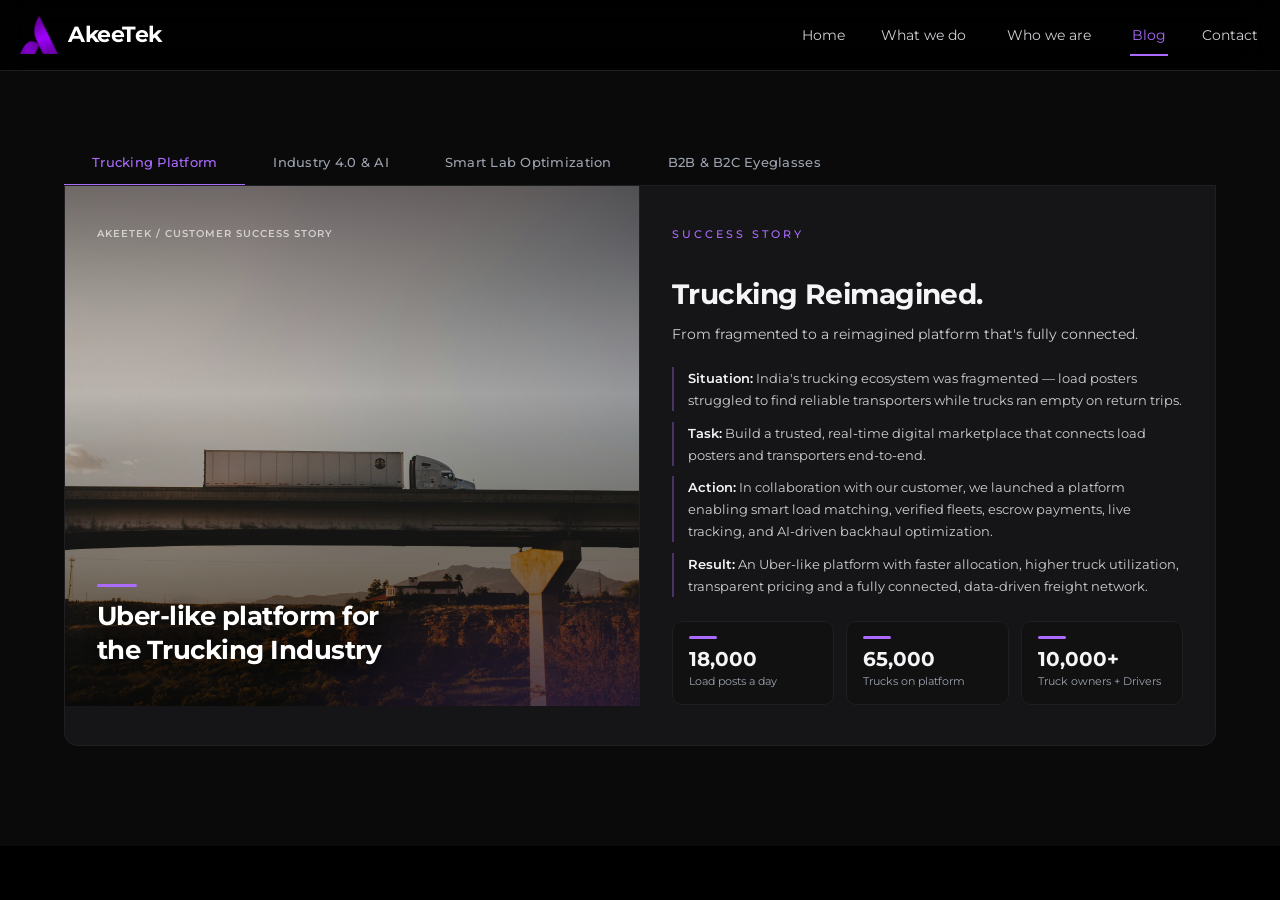
<file: Blog.html>
<!DOCTYPE html>
<html lang="en">

<head>
    <meta charset="UTF-8" />
    <meta name="viewport" content="width=device-width, initial-scale=1.0" />
    <title>AkeeTek | Success Stories</title>
      <link rel="icon" type="image/png" href="Images/Logo-May2-2026.png">
  <link rel="apple-touch-icon" href="Images/Logo-May2-2026.png">

    <link rel="preconnect" href="https://fonts.googleapis.com">
    <link rel="preconnect" href="https://fonts.gstatic.com" crossorigin>
    <link href="https://fonts.googleapis.com/css2?family=Montserrat:wght@400;500;600;700&display=swap" rel="stylesheet">
    <link rel="stylesheet" href="CSS/stylesheet.css">

    <style>
        :root {
            --bg: #000;
            --bg-2: #0a0a0a;
            --bg-3: #111;
            --surface: #151517;
            --border: #1f1f22;
            --muted: #9ca3af;
            --text: #f5f5f7;
            --text-dim: #cfcfd3;
            --accent: #ac6bff;
            --accent-2: #7c3aed;
            --shadow: 0 10px 40px rgba(172, 107, 255, 0.12);
            --t: 0.35s cubic-bezier(0.2, 0.7, 0.2, 1);
            --radius: 14px;
            --container: 1240px;
        }

        *,
        *::before,
        *::after {
            box-sizing: border-box;
            margin: 0;
            padding: 0;
        }

        body {
            background: var(--bg);
            color: var(--text);
            font-family: "Montserrat", sans-serif;
            font-weight: 400;
            line-height: 1.6;
        }

        .story-detail.section {
            padding: 100px 5%;
            background: var(--bg-2);
        }

        .section-title {
            font-size: clamp(26px, 4vw, 46px);
            font-weight: 700;
            letter-spacing: -0.02em;
            text-align: center;
            margin-bottom: 14px;
        }

        .section-title::after {
            content: "";
            display: block;
            width: 64px;
            height: 3px;
            margin: 16px auto 0;
            background: linear-gradient(90deg, var(--accent), transparent);
            border-radius: 2px;
        }

        /* ── Tabs ── */
        .ss-tabs {
            max-width: var(--container);
            margin: 40px auto 0;
            display: flex;
            border-bottom: 1px solid var(--border);
            overflow-x: auto;
            scrollbar-width: none;
        }

        .ss-tabs::-webkit-scrollbar {
            display: none;
        }

        .tab-btn {
            background: none;
            border: none;
            border-bottom: 2px solid transparent;
            padding: 14px 28px;
            font-size: 13px;
            font-weight: 500;
            font-family: "Montserrat", sans-serif;
            color: var(--muted);
            cursor: pointer;
            white-space: nowrap;
            letter-spacing: 0.02em;
            transition: color var(--t), border-color var(--t);
            margin-bottom: -1px;
        }

        .tab-btn:hover:not(.active) {
            color: var(--text);
        }

        .tab-btn.active {
            color: var(--accent);
            border-bottom-color: var(--accent);
        }

        /* ── Card ── */
        .story-detail-card {
            display: none;
            max-width: var(--container);
            margin: 0 auto;
            grid-template-columns: 1fr 1fr;
            border: 1px solid var(--border);
            border-top: none;
            border-radius: 0 0 var(--radius) var(--radius);
            overflow: hidden;
            background: var(--surface);
            transition: box-shadow var(--t);
        }

        .story-detail-card.active {
            display: grid;
        }

        .story-detail-card:hover {
            box-shadow: var(--shadow);
        }

        /* ── LEFT: Image Panel ── */
        .sd-image {
            position: relative;
            padding: 2.5rem 2rem;
            display: flex;
            flex-direction: column;
            justify-content: space-between;
            min-height: 420px;
            border-right: 1px solid var(--border);
            overflow: hidden;
            background-size: cover;
            background-position: center;
            background-repeat: no-repeat;
            background-color: #0d0d0d;
        }

        /* dark overlay — text always readable */
        .sd-image::before {
            content: "";
            position: absolute;
            inset: 0;
            background: linear-gradient(to bottom,
                    rgba(0, 0, 0, 0.55) 0%,
                    rgba(0, 0, 0, 0.20) 40%,
                    rgba(0, 0, 0, 0.75) 100%);
            z-index: 0;
            pointer-events: none;
        }

        /* purple glow */
        .sd-image::after {
            content: "";
            position: absolute;
            inset: 0;
            background: radial-gradient(500px 300px at 90% 110%, rgba(172, 107, 255, 0.22), transparent 65%);
            z-index: 0;
            pointer-events: none;
        }

        /* ━━━━━━━━━━━━━━━━━━━━━━━━━━━━━━━━━━━━━━━━━━━━
       BACKGROUND IMAGES — one class per story
       These must be defined OUTSIDE any @media block
    ━━━━━━━━━━━━━━━━━━━━━━━━━━━━━━━━━━━━━━━━━━━━ */
        /* ===== COMMON IMAGE STYLE ===== */

        .sd-image {
            height: 520px;
            background-size: cover;
            background-repeat: no-repeat;
            background-position: center;
        }

        /* ===== INDIVIDUAL STORY IMAGES ===== */

        .story1 {
            background-image: url("Images/004-Case Studies/Trucks.jpg");
            background-position: 50% 50%;
        }

        .story2 {
            background-image: url("Images/004-Case Studies/Industry\ 4.0.jpeg");
            background-position: 100% 25%;
        }

        .story3 {
            background-image: url("Images/004-Case Studies//Biotech.jpeg");
            background-position: 50% 50%;
        }

        .story4 {
            background-image: url("Images/004-Case Studies/Eyeglasses.jpeg");
            background-position: 50% 65%;
        }
html {
    scroll-behavior: smooth;
}
        /* ===== PREVENT LAYOUT SHIFT ===== */

        .story-detail-card {
         scroll-margin-top: 120px;
            min-height: 520px;
        }

        .sd-label {
            font-size: 10px;
            color: rgba(255, 255, 255, 0.65);
            letter-spacing: 0.1em;
            text-transform: uppercase;
            font-weight: 600;
            position: relative;
            z-index: 1;
        }

        .sd-img-bottom {
            position: relative;
            z-index: 1;
        }

        .sd-accent-bar {
            width: 40px;
            height: 3px;
            border-radius: 2px;
            margin-bottom: 0.75rem;
            background: var(--accent);
        }

        .sd-img-headline {
            /* font-size: clamp(20px, 2vw, 26px); */
            font-weight: 700;
            color: #fff;
            line-height: 1.3;
            letter-spacing: -0.02em;
            text-shadow: 0 2px 14px rgba(0, 0, 0, 0.7);
        }

        /* ── RIGHT: Content Panel ── */
        .sd-content {
            padding: 2.5rem 2rem;
            display: flex;
            flex-direction: column;
            gap: 1.25rem;
        }

        .eyebrow {
            display: inline-block;
            font-size: 11px;
            letter-spacing: 3px;
            text-transform: uppercase;
            color: var(--accent);
            font-weight: 500;
        }

        .sd-title {
            font-size: clamp(22px, 2.2vw, 28px);
            font-weight: 700;
            color: var(--text);
            line-height: 1.2;
            letter-spacing: -0.02em;
        }

        .sd-subtitle {
            font-size: 14px;
            color: var(--text-dim);
            line-height: 1.7;
            margin-top: -0.5rem;
        }

        .sd-blocks {
            display: flex;
            flex-direction: column;
            gap: 0.65rem;
        }

        .sd-block {
            font-size: 13px;
            color: var(--text-dim);
            line-height: 1.7;
            padding-left: 0.9rem;
            border-left: 2px solid rgba(172, 107, 255, 0.35);
            transition: border-color var(--t);
        }

        .sd-block:hover {
            border-left-color: var(--accent);
        }

        .sd-block strong {
            color: var(--text);
            font-weight: 600;
        }

        .sd-stats {
            display: grid;
            grid-template-columns: repeat(3, 1fr);
            gap: 0.75rem;
            margin-top: 0.25rem;
        }

        .sd-stat {
            background: var(--bg-3);
            border: 1px solid var(--border);
            border-radius: 10px;
            padding: 0.9rem 1rem;
            transition: border-color var(--t), box-shadow var(--t);
        }

        .sd-stat:hover {
            border-color: rgba(172, 107, 255, 0.4);
            box-shadow: var(--shadow);
        }

        .sd-stat h2 {
            font-size: 20px;
            font-weight: 700;
            color: var(--text);
            line-height: 1.1;
            position: relative;
            padding-top: 12px;
        }

        .sd-stat h2::before {
            content: "";
            position: absolute;
            top: 0;
            left: 0;
            width: 28px;
            height: 3px;
            background: var(--accent);
            border-radius: 2px;
        }

        .sd-stat p {
            font-size: 11px;
            color: var(--muted);
            margin-top: 4px;
            line-height: 1.4;
        }

        /* ── Responsive ── */
        @media (max-width: 860px) {
            .story-detail-card.active {
                grid-template-columns: 1fr;
            }

            .sd-image {
                min-height: 280px;
                border-right: none;
                border-bottom: 1px solid var(--border);
            }

            /* .sd-stats {
                grid-template-columns: 1fr 1fr;
            } */
        }

        @media (max-width: 540px) {
            .story-detail.section {
                padding: 60px 5%;
            }

            .tab-btn {
                padding: 12px 16px;
                font-size: 12px;
            }

            .sd-content,
            .sd-image {
                padding: 1.75rem 1.25rem;
            }
        }
    </style>
</head>

<body>
    <nav class="navbar">
        <div class="nav-inner">
            <a href="index.html#stories" class="logo">
                <span class="logo-mark">
                    <img src="Images/Logo-May2-2026.png" alt="AkeeTek"
                        onerror="this.style.display='none';this.parentElement.innerHTML='<i class=\'fa-solid fa-cube\'></i>'">
                </span>
                <h1 class="logo-text">AkeeTek</h1>
            </a>

            <ul class="nav-links" id="navLinks">
                <li><a href="index.html" class="">Home</a></li>

                <li class="dropdown">
                    <a href="index.html#services">What we do <i class="fa-solid fa-chevron-down"></i></a>
                    <!-- <ul class="dropdown-menu">
                        <li><a href="#service-card-0">AI Automation</a></li>
                        <li><a href="#service-card-1">ERP &amp; CRM Solutions</a></li>
                        <li><a href="#service-card-2">Technology Transformation</a></li>
                        <li><a href="#service-card-3">Digital &amp; CX Solutions</a></li>
                    </ul> -->
                </li>

                <li class="dropdown">
                    <a href="index.html#about">Who we are <i class="fa-solid fa-chevron-down"></i></a>
                    <!-- <ul class="dropdown-menu">
                        <li><a href="#recognition-box">Leadership Team</a></li>
                        <li><a href="#recognition-box">Join Team</a></li>
                    </ul> -->
                </li>

                <li><a href="Blog.html" class="active">Blog</a></li>
                <li><a href="#footer-box">Contact</a></li>
            </ul>

            <button class="menu-icon" id="menuToggle" onclick="toggleMenu()" aria-label="Toggle menu">
                <span class="hamburger">
                    <span></span><span></span><span></span>
                </span>
            </button>
        </div>
    </nav>
    <section class="story-detail section">
        <!-- <h2 class="section-title">Our Success Stories</h2> -->

        <div class="ss-tabs">
            <button class="tab-btn active" onclick="switchTab(0)">Trucking Platform</button>
            <button class="tab-btn" onclick="switchTab(1)">Industry 4.0 &amp; AI</button>
            <button class="tab-btn" onclick="switchTab(2)">Smart Lab Optimization</button>
            <button class="tab-btn" onclick="switchTab(3)">B2B &amp; B2C Eyeglasses</button>
        </div>

        <!-- STORY 1 -->
        <div class="story-detail-card active" id="story-0">
            <div class="sd-image story1">
                <span class="sd-label">AkeeTek / Customer Success Story</span>
                <div class="sd-img-bottom">
                    <div class="sd-accent-bar"></div>
                    <h2 class="sd-img-headline">Uber-like platform for<br>the Trucking Industry</h2>
                </div>
            </div>
            <div class="sd-content">
                <span class="eyebrow">Success Story</span>
                <h2 class="sd-title">Trucking Reimagined.</h2>
                <p class="sd-subtitle">From fragmented to a reimagined platform that's fully connected.</p>
                <div class="sd-blocks">
                    <div class="sd-block"><strong>Situation:</strong> India's trucking ecosystem was fragmented — load
                        posters struggled to find reliable transporters while trucks ran empty on return trips.</div>
                    <div class="sd-block"><strong>Task:</strong> Build a trusted, real-time digital marketplace that
                        connects load posters and transporters end-to-end.</div>
                    <div class="sd-block"><strong>Action:</strong> In collaboration with our customer, we launched a
                        platform enabling smart load matching, verified fleets, escrow payments, live tracking, and
                        AI-driven backhaul optimization.</div>
                    <div class="sd-block"><strong>Result:</strong> An Uber-like platform with faster allocation, higher
                        truck utilization, transparent pricing and a fully connected, data-driven freight network.</div>
                </div>
                <div class="sd-stats">
                    <div class="sd-stat">
                        <h2>18,000</h2>
                        <p>Load posts a day</p>
                    </div>
                    <div class="sd-stat">
                        <h2>65,000</h2>
                        <p>Trucks on platform</p>
                    </div>
                    <div class="sd-stat">
                        <h2>10,000+</h2>
                        <p>Truck owners + Drivers</p>
                    </div>
                </div>
            </div>
        </div>

        <!-- STORY 2 -->
        <div class="story-detail-card" id="story-1">
            <div class="sd-image story2">
                <span class="sd-label">AkeeTek / Customer Success Story</span>
                <div class="sd-img-bottom">
                    <div class="sd-accent-bar"></div>
                    <h2 class="sd-img-headline">Smarter Manufacturing<br>
                        Powered by AI & IoT AI</h2>
                </div>
            </div>
            <div class="sd-content">
                <span class="eyebrow">Success Story</span>
                <h2 class="sd-title">Industry 4.0 Automation & AI</h2>
                <p class="sd-subtitle">From manual operations to intelligent performance</p>
                <div class="sd-blocks">
                    <div class="sd-block"><strong>Situation:</strong> Productivity loss and high power consumption, with
                        difficulties identifying root
                        causes due to manual operations.</div>
                    <div class="sd-block"><strong>Task:</strong> Identify the root causes of productivity loss and
                        excessive power consumption
                        across manufacturing operations. Enable real-time visibility into machine performance
                        and reduce dependency on manual monitoring</div>
                    <div class="sd-block"><strong>Action:</strong> Implemented IoT sensors across production equipment
                        to capture real-time
                        machine, energy, and operational data. Deployed AI models to detect inefficiencies,
                        predict downtime, identify root causes, and optimize energy consumption.</div>
                    <div class="sd-block"><strong>Result:</strong> Reduced productivity loss by <strong>28%</strong> and
                        lowered power
                        consumption by <strong>22%</strong>
                        across operations. Improved machine uptime by <strong>35%</strong> and delivered ROI within
                        <strong>12</strong>
                        months through smarter operational efficiency.</div>
                </div>
                <div class="sd-stats">
                    <div class="sd-stat">
                        <h2>28-30%</h2>
                        <p>Reduced Productivity Loss</p>
                    </div>
                    <div class="sd-stat">
                        <h2>22%</h2>
                        <p>Lowered Power Consumption</p>
                    </div>
                    <div class="sd-stat">
                        <h2>100%</h2>
                        <p>ROI in 12 months</p>
                    </div>
                </div>
            </div>
        </div>

        <!-- STORY 3 -->
        <div class="story-detail-card" id="story-2">
            <div class="sd-image story3">
                <span class="sd-label">AkeeTek / Customer Success Story</span>
                <div class="sd-img-bottom">
                    <div class="sd-accent-bar"></div>
                    <h2 class="sd-img-headline">Smart Lab Optimization<br>
                        Through AI</h2>
                </div>
            </div>
            <div class="sd-content">
                <span class="eyebrow">Success Story</span>
                <h2 class="sd-title">Smart Lab Optimization through AI.</h2>
                <p class="sd-subtitle">From underutilized las to Optimized utilization</p>
                <div class="sd-blocks">
                    <div class="sd-block"><strong>Situation:</strong> A diagnostics company operated multiple labs
                        across the city, where over
                        50% of lab capacity was underutilized while others were overburdened; since each
                        diagnostic machine has a limited lifespan, this imbalance meant the expected ROI was
                        not being achieved.
                    </div>
                    <div class="sd-block"><strong>Task:</strong> The goal was to maximize utilization of lab machinery
                        by identifying capacity
                        gaps, understanding demand patterns, and optimizing patient distribution across
                        locations.</div>
                    <div class="sd-block"><strong>Action:</strong> We used AI-driven forecasting to predict demand and
                        machine availability,
                        identified underutilized labs, and redirected patient flow through smart scheduling and
                        targeted incentives.</div>
                    <div class="sd-block"><strong>Result:</strong> This led to a 30–40% increase in overall lab
                        utilization and a significant
                        improvement in operational efficiency (25%+), along with faster turnaround times,
                        better asset ROI, and an enhanced patient experience.

                    </div>
                </div>
                <div class="sd-stats">
                    <div class="sd-stat">
                        <h2>30-40%</h2>
                        <p>Increased Lab Utilization</p>
                    </div>
                    <div class="sd-stat">
                        <h2>25%+</h2>
                        <p>Efficiency Increase</p>
                    </div>
                    <div class="sd-stat">
                        <h2>>80%</h2>
                        <p>Customer Retention</p>
                    </div>
                </div>
            </div>
        </div>

        <!-- STORY 4 -->
        <div class="story-detail-card" id="story-3">
            <div class="sd-image story4">
                <span class="sd-label">AkeeTek / Customer Success Story</span>
                <div class="sd-img-bottom">
                    <div class="sd-accent-bar"></div>
                    <h2 class="sd-img-headline">Seamless Commerce<br>
                        from Search to Purchase </h2>
                </div>
            </div>
            <div class="sd-content">
                <span class="eyebrow">Success Story</span>
                <h2 class="sd-title">Eyeglass Shopping Experience Redefined</h2>
                <p class="sd-subtitle">From Offline Catalogue to Connected Commerce</p>
                <div class="sd-blocks">
                    <div class="sd-block"><strong>Situation:</strong> Reliance on offline sales, printed catalogs, low
                        footfall, limited outreach, and a
                        fragmented partner network restricted growth</div>
                    <div class="sd-block"><strong>Task:</strong> Expand customer reach beyond physical stores and
                        improve product discovery.
                        Create a connected B2B and B2C buying experience across customers, retailers, and
                        partners.</div>
                    <div class="sd-block"><strong>Action:</strong> Built a digital commerce platform enabling online
                        product discovery, virtual
                        catalog browsing, prescription integration, and seamless ordering. Integrated partner
                        networks, inventory visibility, and personalized recommendations to create a unified shopping
                        journey.
                    </div>
                    <div class="sd-block"><strong>Result:</strong> Increased customer reach by <strong>4X</strong> and
                        boosted online
                        sales conversions by <strong>38%</strong> .
                        Improved partner order efficiency by <strong>45%</strong> and increased overall revenue by
                        <strong>27%</strong> within
                        the first year.</div>
                </div>
                <div class="sd-stats">
                    <div class="sd-stat">
                        <h2>4X</h2>
                        <p>Customer Reach</p>
                    </div>
                    <div class="sd-stat">
                        <h2>45%</h2>
                        <p>Revenue Increase</p>
                    </div>
                    <div class="sd-stat">
                        <h2>38%</h2>
                        <p>Improved Partner Connect</p>
                    </div>
                </div>
            </div>
        </div>

    </section>

    <script>
        function switchTab(index) {
            document.querySelectorAll('.tab-btn').forEach((btn, i) => btn.classList.toggle('active', i === index));
            document.querySelectorAll('.story-detail-card').forEach((card, i) => card.classList.toggle('active', i === index));
        }
        window.addEventListener("load", function () {
    const hash = window.location.hash;

    if (hash) {
        const storyIndex = hash.replace("#story-", "");
        switchTab(Number(storyIndex));
    }
});

    </script>

    <script src="Javascript/script.js"></script>
</body>

</html>
</file>
<file: CSS/stylesheet.css>
/* =========================================================
       AkeeTek — Responsive Global Styles
       Theme: Deep black + Electric violet (#ac6bff)
    ========================================================= */
    :root {
      --bg: #000;
      --bg-2: #0a0a0a;
      --bg-3: #111;
      --surface: #151517;
      --border: #1f1f22;
      --muted: #9ca3af;
      --text: #f5f5f7;
      --text-dim: #cfcfd3;
      --accent: #ac6bff;
      --accent-2: #7c3aed;
      --stat-underline: #ef3b3b;
      --shadow: 0 10px 40px rgba(172, 107, 255, 0.12);
      --container: 1240px;
      --t: 0.35s cubic-bezier(0.2, 0.7, 0.2, 1);
      /* --radius: 14px; */
    }

    *,
    *::before,
    *::after {
      margin: 0;
      padding: 0;
      box-sizing: border-box;
    }

    html {
      scroll-behavior: smooth;
    }

    body {
      background: var(--bg);
      color: var(--text);
      font-family: "Montserrat", sans-serif;
      font-weight: 400;
      line-height: 1.6;
      overflow-x: hidden;
    }

    img {
      max-width: 100%;
      display: block;
    }

    ul {
      list-style: none;
    }

    a {
      color: inherit;
      text-decoration: none;
    }

    ::selection {
      background: var(--accent);
      color: #000;
    }

    ::-webkit-scrollbar {
      width: 8px;
    }

    ::-webkit-scrollbar-track {
      background: #000;
    }

    ::-webkit-scrollbar-thumb {
      background: #2a2a2e;
      border-radius: 6px;
    }

    ::-webkit-scrollbar-thumb:hover {
      background: var(--accent);
    }

    /* ==================== SHARED ==================== */
    .section {
      padding: 100px 6%;
    }

    .section-title {
      font-size: clamp(26px, 4vw, 46px);
      font-weight: 700;
      letter-spacing: -0.02em;
      text-align: center;
      margin-bottom: 14px;
    }

    .section-title::after {
      content: "";
      display: block;
      width: 64px;
      height: 3px;
      margin: 16px auto 0;
      background: linear-gradient(90deg, var(--accent), transparent);
      border-radius: 2px;
    }

    .eyebrow {
      display: inline-block;
      font-size: 12px;
      letter-spacing: 3px;
      text-transform: uppercase;
      color: var(--accent);
      margin-bottom: 14px;
      font-weight: 500;
    }

    .outline-btn {
      display: inline-flex;
      align-items: center;
      gap: 10px;
      border: 1px solid var(--accent);
      color: #fff;
      padding: 8px 20px;
      border-radius: 999px;
      font-weight: 500;
      font-size: 14px;
      transition: all var(--t);
    }

    .outline-btn:hover {
      background: var(--accent);
      transform: translateY(-2px);
      box-shadow: var(--shadow);
    }

    .outline-btn.one {
      margin-right: 12px;
    }

    .highlight-number {
      position: relative;
      display: inline-block;
      padding-top: 14px;
    }

    .highlight-number::before {
      content: "";
      position: absolute;
      top: 0;
      left: 0;
      width: 40px;
      height: 3px;
      background: var(--accent);
    }

    /* ==================== NAVBAR ==================== */
    .navbar {
      position: fixed;
      top: 0;
      width: 100%;
      background: rgba(0, 0, 0, 0.9);
      backdrop-filter: blur(14px);
      -webkit-backdrop-filter: blur(14px);
      border-bottom: 1px solid var(--border);
      z-index: 9999;
    }

    .nav-inner {
      max-width: var(--container);
      margin: 0 auto;
      padding: 16px 0px;
      display: flex;
      align-items: center;
      justify-content: space-between;
      gap: 20px;
    }

    .logo {
      display: flex;
      align-items: center;
      gap: 10px;
      cursor: pointer;
    }

    .logo-mark {
      width: 38px;
      height: 38px;
      display: grid;
      place-items: center;
      /* background: linear-gradient(135deg, var(--accent), var(--accent-2)); */
      color: #fff;
      font-size: 16px;
      /* box-shadow: 0 6px 22px rgba(172, 107, 255, 0.35); */
      overflow: hidden;
      /* border-radius: 8px; */
      flex-shrink: 0;
    }

    .logo-mark img {
      width: 100%;
      height: 100%;
      object-fit: cover;
    }

    .logo-text {
      font-size: 22px;
      font-weight: 700;
      letter-spacing: -0.02em;
      color: #fff;
    }

    .nav-links {
      display: flex;
      align-items: center;
      gap: 32px;
    }

    .nav-links>li>a {
      font-size: 14px;
      color: var(--text-dim);
      position: relative;
      padding: 6px 2px;
      transition: color var(--t);
      display: inline-flex;
      align-items: center;
      gap: 5px;
      white-space: nowrap;
    }

    .nav-links>li>a i {
      font-size: 10px;
      opacity: 0.7;
    }

    .nav-links>li>a::after {
      content: "";
      position: absolute;
      left: 0;
      bottom: -4px;
      width: 0;
      height: 2px;
      background: var(--accent);
      transition: width var(--t);
    }

    .nav-links>li>a:hover,
    .nav-links>li>a.active {
      color: var(--accent);
    }

    .nav-links>li>a:hover::after,
    .nav-links>li>a.active::after {
      width: 100%;
    }

    .dropdown {
      position: relative;
    }

    .dropdown-menu {
      position: absolute;
      top: calc(100% + 12px);
      left: 0;
      min-width: 220px;
      background: #141417;
      border: 1px solid var(--border);
      border-radius: 12px;
      padding: 8px;
      opacity: 0;
      visibility: hidden;
      transform: translateY(6px);
      transition: all var(--t);
      box-shadow: 0 15px 40px rgba(0, 0, 0, 0.5);
      z-index: 9999;
    }

    .dropdown-menu li a {
      display: block;
      padding: 10px 14px;
      font-size: 14px;
      color: var(--text-dim);
      border-radius: 8px;
      transition: all var(--t);
    }

    .dropdown-menu li a:hover {
      background: rgba(172, 107, 255, 0.1);
      color: var(--accent);
    }

    .dropdown:hover .dropdown-menu {
      opacity: 1;
      visibility: visible;
      transform: translateY(0);
    }

    /* Hamburger */
    .menu-icon {
      display: none;
      background: transparent;
      border: 1px solid var(--border);
      color: #fff;
      padding: 0;
      border-radius: 10px;
      cursor: pointer;
      transition: all var(--t);
      width: 44px;
      height: 44px;
      align-items: center;
      justify-content: center;
      flex-shrink: 0;
    }

    .menu-icon:hover {
      border-color: var(--accent);
    }

    .hamburger {
      position: relative;
      width: 22px;
      height: 16px;
      display: inline-block;
    }

    .hamburger span {
      position: absolute;
      left: 0;
      width: 100%;
      height: 2px;
      background: #fff;
      border-radius: 2px;
      transition: transform var(--t), top var(--t), opacity var(--t);
    }

    .hamburger span:nth-child(1) {
      top: 0;
    }

    .hamburger span:nth-child(2) {
      top: 7px;
    }

    .hamburger span:nth-child(3) {
      top: 14px;
    }

    .menu-icon.open .hamburger span:nth-child(1) {
      top: 7px;
      transform: rotate(45deg);
    }

    .menu-icon.open .hamburger span:nth-child(2) {
      opacity: 0;
    }

    .menu-icon.open .hamburger span:nth-child(3) {
      top: 7px;
      transform: rotate(-45deg);
    }

    /* Overlay when mobile menu is open */
    .nav-overlay {
      display: none;
      position: fixed;
      inset: 0;
      background: rgba(0, 0, 0, 0.6);
      z-index: 9998;
    }

    .nav-overlay.active {
      display: block;
    }

    /* ==================== HERO ==================== */
    .hero {
      position: relative;
      display: flex;
      align-items: center;
      overflow: hidden;
      padding-top: 72px;
      /* navbar height */
      background:
        radial-gradient(1000px 500px at 80% 20%, rgba(172, 107, 255, 0.15), transparent 60%),
        radial-gradient(700px 400px at 10% 90%, rgba(124, 58, 237, 0.1), transparent 60%),
        var(--bg);
    }

    /* Fixed-height container so slides never cause reflow */
    .slides {
      width: 100%;
      max-width: var(--container);
      margin: 0 auto;
      padding: 0 5%;
      position: relative;
      /* height: 82vh; */
      /* fixed — no jumping */
      min-height: 500px;
      margin-top: 5%;
    }

    .slide {
      position: absolute;
      inset: 0;
      display: flex;
      align-items: flex-start;
      justify-content: space-between;
      gap: 50px;
      opacity: 0;
      visibility: hidden;
      transition: opacity 0.6s ease, visibility 0.6s ease;
      /* no layout shift — content stays in place, only opacity changes */
    }

    .slide.active {
      opacity: 1;
      visibility: visible;
    }

    .hero-left {
      width: 45%;
      height: 72vh;
      min-height: 380px;
      overflow: hidden;
      flex-shrink: 0;
    }

    .hero-left img {
      width: 100%;
      /* height: 85%; */
      object-fit: cover;
      object-position: center;
      box-shadow: 0 25px 60px rgba(0, 0, 0, 0.35);
    }

    .hero-right {
      flex: 1;
      display: flex;
      flex-direction: column;
      align-items: flex-start;
      padding-top: 20px;
      /* no padding-top — hero container already centres vertically */
    }

    .hero-right h1 {
      font-size: 46px;
      /* font-size: clamp(28px, 3.5vw, 52px); */
      font-weight: 600;
      margin-bottom: 18px;
      letter-spacing: -0.03em;
      line-height: 1.15;
      color: white;
      /* background: linear-gradient(180deg, #fff, #d0d0d6);
      -webkit-background-clip: text;
      -webkit-text-fill-color: transparent; */
      background-clip: text;
    }

    .hero-right>p {
      color: var(--text-dim);
      font-size: clamp(15px, 1.5vw, 20px);
      max-width: 520px;
      margin-bottom: 10px;
      margin-top: 10px;
    }

    .stats {
      display: flex;
      flex-wrap: wrap;
      gap: 30px;
      margin-top: 30px;
    }

    .stat-box h2 {
      font-size: clamp(24px, 2.5vw, 35px);
      font-weight: 600;
      color: #fff;
      position: relative;
      padding-top: 14px;
    }

    .stat-box h2::before {
      content: "";
      position: absolute;
      top: 0;
      left: 0;
      width: 40px;
      height: 4px;
      background: var(--accent);
      border-radius: 2px;
    }

    .stat-box p {
      font-size: 14px;
      color: var(--muted);
      margin-top: 4px;
    }

    .hero-dots {
      position: absolute;
      bottom: 16px;
      left: 50%;
      transform: translateX(-50%);
      display: flex;
      align-items: center;
      gap: 10px;
      z-index: 10;
    }

    .dot {
      width: 8px;
      height: 8px;
      background: rgba(255, 255, 255, 0.25);
      border-radius: 50px;
      cursor: pointer;
      transition: all 0.35s ease;
    }

    .dot.active {
      width: 36px;
      background: var(--accent);
      border-radius: 999px;
    }

    /* ==================== SERVICES ==================== */
    .services-section {
      padding: 80px 5%;
    }

    .grid {
      max-width: var(--container);
      margin: 40px auto 0;
      display: grid;
      grid-template-columns: repeat(4, 1fr);
      gap: 22px;
    }

    .card {
      position: relative;
      height: 460px;
      border-radius: var(--radius);
      overflow: hidden;
      background: var(--surface);
      border: 1px solid var(--border);
      transition: transform var(--t), box-shadow var(--t), border-color var(--t);
      isolation: isolate;
    }

    .card-content {
      position: absolute;
      inset: 0;
      z-index: 2;
      padding: 26px;
      display: flex;
      flex-direction: column;
      gap: 14px;
      transition: opacity var(--t);
      pointer-events: none;
    }

    .card-content h3 {
      font-size: 18px;
      color: #fff;
      font-weight: 600;
    }

    .card-content .default-text {
      color: var(--text-dim);
      font-size: 14px;
      line-height: 1.6;
    }

    .card-image {
      margin-top: auto;
      width: 100%;
      height: 200px;
      overflow: hidden;
      border: 1px solid var(--border);
    }

    .card-image img {
      width: 100%;
      height: 100%;
      object-fit: cover;
      transition: transform 0.8s ease;
    }

    .hover-overlay {
      position: absolute;
      inset: 0;
      z-index: 3;
      padding: 26px;
      background: linear-gradient(180deg, rgba(20, 12, 35, 0.96), rgba(0, 0, 0, 0.96));
      border: 1px solid rgba(172, 107, 255, 0.35);
      border-radius: var(--radius);
      color: #fff;
      display: flex;
      flex-direction: column;
      gap: 12px;
      opacity: 0;
      transform: translateY(15px);
      transition: opacity var(--t), transform var(--t);
      pointer-events: none;
    }

    .hover-overlay h3 {
      font-size: 18px;
      font-weight: 600;
      color: #fff;
    }

    .hover-overlay .default-text {
      color: var(--text-dim);
      font-size: 14px;
      line-height: 1.6;
    }

    .hover-overlay .overlay-extra {
      color: #d8c8ff;
      line-height: 1.7;
      font-size: 14px;
      margin-top: 4px;
    }

    .expand-btn {
      align-self: flex-end;
      margin-top: auto;
      padding: 10px 20px;
      border: none;
      background: var(--accent);
      color: #fff;
      border-radius: 999px;
      font-weight: 600;
      font-size: 14px;
      cursor: pointer;
      display: inline-flex;
      align-items: center;
      gap: 8px;
      transition: transform var(--t), background var(--t);
      box-shadow: 0 8px 24px rgba(172, 107, 255, 0.35);
    }

    .expand-btn:hover {
      transform: translateX(4px);
      background: var(--accent-2);
    }

    .card:hover {
      transform: translateY(-8px);
      box-shadow: 0 25px 60px rgba(172, 107, 255, 0.25);
      border-color: rgba(172, 107, 255, 0.4);
    }

    .card:hover .card-image img {
      transform: scale(1.06);
    }

    .card:hover .hover-overlay {
      opacity: 1;
      transform: translateY(0);
      pointer-events: auto;
    }

    /* ==================== EXPANDED ==================== */
    .expanded {
      display: none;
      padding: 80px 5%;
      background: #050505;
    }

    .expanded.active {
      display: block;
    }

    .expanded-wrapper {
      max-width: var(--container);
      margin: 40px auto 0;
      display: grid;
      grid-template-columns: 320px 1fr;
      gap: 40px;
      align-items: start;
    }

    .expand-card {
      display: flex;
      justify-content: center;
    }

    .expand-card .card {
      width: 100%;
      max-width: 320px;
      height: 460px;
      transform: none !important;
      box-shadow: none !important;
      pointer-events: none;
    }

    .expand-card .hover-overlay {
      display: none !important;
    }

    .expand-content {
      display: flex;
      flex-direction: column;
    }

    .expand-content h2 {
      font-size: clamp(20px, 2.5vw, 28px);
      color: #fff;
      margin-bottom: 24px;
    }

    .expand-steps {
      list-style: none;
      padding-left: 20px;
      margin-bottom: 35px;
      position: relative;
    }

    .expand-steps::before {
      content: "";
      position: absolute;
      left: 5px;
      top: 9px;
      bottom: 20px;
      width: 2px;
      background: rgba(172, 107, 255, 0.4);
    }

    .expand-steps li {
      position: relative;
      color: #ddd;
      margin-bottom: 12px;
      line-height: 1.6;
      padding-left: 18px;
      font-size: 14px;
    }

    .expand-steps li::before {
      content: "";
      position: absolute;
      left: -18px;
      top: 8px;
      width: 8px;
      height: 8px;
      border-radius: 50%;
      background: var(--accent);
      box-shadow: 0 0 8px var(--accent);
    }

    .expand-quote {
      color: #ccc;
      font-size: 15px;
      line-height: 1.7;
      margin-bottom: 24px;
    }

    .expand-quote span {
      display: block;
      width: 60px;
      height: 4px;
      background: var(--accent);
      margin-bottom: 12px;
    }

    .back {
      align-self: flex-end;
      padding: 10px 22px;
      border: none;
      background: var(--accent);
      color: #fff;
      border-radius: 999px;
      cursor: pointer;
      font-weight: 600;
      font-size: 14px;
      display: inline-flex;
      align-items: center;
      gap: 10px;
      transition: all var(--t);
    }

    .back:hover {
      background: var(--accent-2);
      transform: translateX(-4px);
    }

    /* ==================== RECOGNITION ==================== */
    .recognition {
      padding: 100px 5%;
      background: linear-gradient(180deg, #000, #0a0a0a);
    }

    .recognition-container {
      max-width: var(--container);
      margin: 40px auto 0;
      display: grid;
      grid-template-columns: 1fr 1fr;
      gap: 60px;
      align-items: center;
    }

    .recognition-image {
      position: relative;
      overflow: hidden;
      aspect-ratio: 4/3;
      box-shadow: var(--shadow);
      border-radius: var(--radius);
    }

    .recognition-image img {
      width: 100%;
      height: 100%;
      object-fit: cover;
      transition: transform 1s ease;
    }

    .recognition-image:hover img {
      transform: scale(1.06);
    }

    .recognition-image-overlay {
      position: absolute;
      inset: 0;
      background: linear-gradient(180deg, transparent 40%, rgba(172, 107, 255, 0.25));
      pointer-events: none;
    }

    .recognition-text h2 {
      font-size: clamp(26px, 3.5vw, 44px);
      font-weight: 600;
      margin-bottom: 20px;
      letter-spacing: -0.02em;
      line-height: 1.2;
    }

    .recognition-text p {
      color: var(--text-dim);
      margin-bottom: 18px;
      font-size: 15px;
      line-height: 1.8;
    }

    .join {
      display: flex;
      flex-wrap: wrap;
      gap: 60px;
      margin-top: 14px;
    }

    .join .outline-btn.one {
      margin-right: 0;
    }

    /* ==================== SUCCESS STORIES ==================== */
    .success-stories {
      padding: 80px 5%;
    }

    .stories-wrapper {
      max-width: var(--container);
      margin: 40px auto 0;
      position: relative;
      height: 420px;
      /* fixed — no layout jump */
    }

    .story {
      position: absolute;
      inset: 0;
      display: flex;
      gap: 60px;
      align-items: center;
      opacity: 0;
      visibility: hidden;
      transition: opacity 0.5s ease, visibility 0.5s ease;
    }

    .story.active {
      opacity: 1;
      visibility: visible;
    }

    .story-image {
      flex: 1;
      border-radius: var(--radius);
      overflow: hidden;
      aspect-ratio: 16/10;
      box-shadow: var(--shadow);
    }

    .story-image img {
      width: 100%;
      height: 100%;
      object-fit: cover;
    }

    .story-content {
      flex: 1;
  display: flex;
  flex-direction: column;
    }

    .story-content h3 {
      font-size: clamp(20px, 2.5vw, 30px);
      font-weight: 700;
      margin-bottom: 16px;
      letter-spacing: -0.02em;
    }

    .story-content p {
      color: var(--text-dim);
      line-height: 1.8;
      margin-bottom: 24px;
      font-size: 15px;
    }

    .story-content a {
      color: var(--accent);
      font-weight: 600;
      display: inline-flex;
      align-items: center;
      gap: 8px;
      transition: gap var(--t);
        align-self: flex-end;
  margin-top: auto;
    }

    .story-content a:hover {
      gap: 14px;
    }

    .story-controls {
      max-width: var(--container);
      margin: 40px auto 0;
      display: flex;
      justify-content: flex-end;
      gap: 14px;
      align-items: center;
    }

    .story-controls button {
      background: transparent;
      border: 1px solid var(--border);
      color: var(--text);
      width: 46px;
      height: 46px;
      border-radius: 999px;
      cursor: pointer;
      transition: all var(--t);
      display: grid;
      place-items: center;
    }

    .story-controls button:hover {
      background: var(--accent);
      border-color: var(--accent);
      color: #fff;
      transform: scale(1.05);
    }

    #storyCount {
      color: var(--muted);
      font-size: 14px;
      min-width: 50px;
      text-align: center;
    }

    /* ==================== OUTCOMES ==================== */




    .text-area {
      flex: 1;
      padding: 20px 22px;
      display: flex;
      flex-direction: column;
    }

    .text-area p {
      /* margin-bottom: 18px; */
      color: var(--text-dim);
      font-size: 13.5px;
      line-height: 1.6;
    }

    /* DEFAULT CARD */
    .outcome-box {
      background: var(--surface);
      border: 1px solid var(--border);
      border-radius: var(--radius);
      overflow: hidden;

      display: flex;
      flex-direction: column;
      /* Image → Text */
      height: 420px;
      transition: all var(--t);
    }

    /* ALTERNATE CARDS */
    .outcomes-container .outcome-box:nth-child(even) {
      flex-direction: column-reverse;
      /* Text → Image */
    }


    /* BUTTON */
    .outcome-learn {
      margin-top: auto;
      align-self: flex-end;
      font-size: 12px;
      display: inline-start;
      align-items: center;
      gap: 8px;

      /* padding:10px 18px; */
      text-decoration: none;
      color: #ac6bff;

      /* border:1px solid rgba(255,255,255,0.2); */
      /* border-radius:30px; */

      transition: .35s;
    }


    .outcomes {
      padding: 80px 5%;
      background: #050505;
    }

    .outcomes-container {
      max-width: var(--container);
      margin: 40px auto 0;
      display: grid;
      grid-template-columns: repeat(4, 1fr);
      gap: 22px;
    }

    .outcomes-container>a {
      display: block;
    }

    .outcome-box {
      background: var(--surface);
      border: 1px solid var(--border);
      border-radius: var(--radius);
      overflow: hidden;
      display: flex;
      flex-direction: column;
      height: 420px;
      transition: all var(--t);
    }

    .outcome-box:hover {
      transform: translateY(-8px);
      border-color: rgba(172, 107, 255, 0.4);
      box-shadow: var(--shadow);
    }

    .image-area {
      flex: 0 0 55%;
      overflow: hidden;
    }

    .image-area img {
      width: 100%;
      height: 100%;
      object-fit: cover;
      transition: transform 0.8s ease;
    }

    .outcome-box:hover .image-area img {
      transform: scale(1.1);
    }

    .text-area {
      flex: 1;
      padding: 20px 22px;
    }

    .text-area h3 {
      font-size: 28px;
      font-weight: 700;
      color: #fff;
      margin-bottom: 10px;
    }

    .text-area p {
      color: var(--text-dim);
      font-size: 13.5px;
      line-height: 1.6;
    }

    .outcomes-container>a:nth-child(even) .outcome-box {
      flex-direction: column-reverse;
    }

    /* ==================== APPROACH ==================== */
    .approach-section {
      padding: 100px 5%;
      background: var(--bg);
    }

    .approach-section>p {
      text-align: center;
      color: var(--text-dim);
      font-size: 15px;
      margin-top: 10px;
    }

    .approach-grid {
      max-width: var(--container);
      margin: 40px auto 0;
      display: grid;
      grid-template-columns: repeat(4, 1fr);
      gap: 24px;
    }

    .approach-item {
      background: var(--surface);
      border: 1px solid var(--border);
      padding: 32px 24px;
      border-radius: var(--radius);
      transition: all var(--t);
    }

    .approach-item:hover {
      border-color: var(--accent);
      transform: translateY(-6px);
      box-shadow: var(--shadow);
    }

    .approach-icon-box {
      width: 52px;
      height: 52px;
      border-radius: 14px;
      background: linear-gradient(135deg, var(--accent), var(--accent-2));
      display: grid;
      place-items: center;
      color: #fff;
      font-size: 20px;
      margin-bottom: 18px;
      box-shadow: 0 10px 25px rgba(172, 107, 255, 0.3);
    }

    .approach-item h3 {
      font-size: 18px;
      font-weight: 600;
      margin-bottom: 10px;
    }

    .approach-item p {
      color: var(--text-dim);
      line-height: 1.7;
      font-size: 14px;
    }

    /* ==================== FOOTER ==================== */
    .footer {
      background: #050507;
      color: var(--text);
      padding: 80px 5% 0;
      border-top: 1px solid var(--border);
    }

    .footer-container {
      max-width: var(--container);
      margin: 0 auto;
      display: grid;
      grid-template-columns: 2fr 1fr 1fr 1fr;
      gap: 48px;
    }

    .footer-logo {
      display: flex;
      align-items: center;
      gap: 12px;
      margin-bottom: 16px;
    }

    .footer-logo h2 {
      font-size: 20px;
      font-weight: 700;
    }

    .footer-about p {
      color: var(--text-dim);
      line-height: 1.7;
      max-width: 300px;
      font-size: 14px;
    }

    .social-icons {
      display: flex;
      gap: 10px;
      margin-top: 20px;
      flex-wrap: wrap;
    }

    .social-icons a {
      width: 38px;
      height: 38px;
      display: grid;
      place-items: center;
      border: 1px solid var(--accent);
      border-radius: 10px;
      transition: all var(--t);
      font-size: 14px;
    }

    .social-icons a:hover {
      background: var(--accent);
      border-color: var(--accent);
      transform: translateY(-3px);
      color: #fff;
    }

    .footer-links h3 {
      font-size: 13px;
      letter-spacing: 2px;
      text-transform: uppercase;
      margin-bottom: 20px;
      position: relative;
      padding-bottom: 10px;
    }

    .footer-links h3::after {
      content: "";
      position: absolute;
      bottom: 0;
      left: 0;
      width: 36px;
      height: 2px;
      background: var(--accent);
    }

    .footer-links ul li {
      margin: 10px 0;
      color: var(--text-dim);
      font-size: 14px;
      display: flex;
      align-items: baseline;
      gap: 8px;
    }

    .footer-links ul li i {
      color: var(--accent);
      width: 16px;
      font-size: 13px;
    }

    .footer-links ul li a {
      color: var(--text-dim);
      transition: all var(--t);
    }

    .footer-links ul li a:hover {
      color: var(--accent);
      padding-left: 4px;
    }

    .footer-bottom {
      margin-top: 60px;
      padding: 20px;
      text-align: center;
      border-top: 1px solid var(--border);
      color: var(--muted);
      font-size: 13px;
    }

    .footer-bottom span {
      color: var(--accent);
      font-weight: 600;
    }

    /* =========================================================
       RESPONSIVE BREAKPOINTS
    ========================================================= */

    /* Large tablets */
    @media (max-width: 1100px) {
      .grid {
        grid-template-columns: repeat(2, 1fr);
      }

      .outcomes-container {
        grid-template-columns: repeat(2, 1fr);
        
      }

      .approach-grid {
        grid-template-columns: repeat(2, 1fr);
      }

      .footer-container {
        grid-template-columns: 1fr 1fr;
        gap: 36px;
      }

      .footer-about {
        grid-column: 1 / -1;
      }

      .footer-about p {
        max-width: 100%;
      }

      .expanded-wrapper {
        grid-template-columns: 1fr;
      }

      .expand-card {
        display: none;
      }
    }

    /* Tablets / small laptops */
    @media (max-width: 992px) {

      /* Navbar */
      .menu-icon {
        display: inline-flex;
      }

      .nav-links {
        position: fixed;
        top: 0;
        right: -100%;
        width: 80%;
        max-width: 320px;
        height: 100vh;
        background: #0a0a0c;
        border-left: 1px solid var(--border);
        flex-direction: column;
        align-items: flex-start;
        padding: 80px 24px 24px;
        gap: 0;
        transition: right var(--t);
        overflow-y: auto;
        box-shadow: -20px 0 60px rgba(0, 0, 0, 0.6);
        z-index: 9999;
      }

      .nav-links.active {
        right: 0;
      }

      .nav-links>li {
        width: 100%;
      }

      .nav-links>li>a {
        display: flex;
        padding: 14px 10px;
        border-bottom: 1px solid var(--border);
        font-size: 15px;
        width: 100%;
        justify-content: space-between;
      }

      .nav-links>li>a::after {
        display: none;
      }

      .dropdown-menu {
        position: static;
        opacity: 1;
        visibility: visible;
        transform: none;
        background: transparent;
        border: none;
        box-shadow: none;
        padding: 0 0 8px 14px;
        max-height: 0;
        overflow: hidden;
        transition: max-height 0.4s ease;
      }

      .dropdown.active .dropdown-menu {
        max-height: 320px;
      }

      .dropdown:hover .dropdown-menu {
        opacity: 1;
        visibility: visible;
        transform: none;
      }

      /* Hero tablet — no fixed height; active slide takes natural space */
      .hero {
        padding: 72px 0 20px;
      }

      .slides {
        height: auto;
        min-height: 0;
        padding: 0 5%;
      }

      /* On mobile/tablet slides become normal flow — only active one shows */
      .slide {
        position: relative;
        inset: auto;
        flex-direction: column;
        gap: 24px;
        padding-bottom: 50px;
        opacity: 0;
        visibility: hidden;
        display: none;
        /* hidden by default */
        transition: none;
      }

      .slide.active {
        display: flex;
        /* takes natural height — zero jump */
        opacity: 1;
        visibility: visible;
      }

      .hero-left {
        width: 100%;
        height: 44vw;
        max-height: 360px;
        min-height: 200px;
      }



      .hero-right {
        width: 100%;
      }

      .stats {
        justify-content: flex-start;
        gap: 24px;
      }

      .hero-dots {
        position: relative;
        bottom: auto;
        left: auto;
        transform: none;
        margin-top: 16px;
        justify-content: center;
      }

      /* Recognition */
      .recognition-container {
        grid-template-columns: 1fr;
        gap: 36px;
      }

      .recognition-image {
        aspect-ratio: 16/10;
      }

      /* Stories — same trick: show active as normal flow */
      .stories-wrapper {
        height: auto;
        min-height: 0;
      }

      .story {
        position: relative;
        inset: auto;
        display: none;
        opacity: 0;
        visibility: hidden;
        transition: none;
      }

      .story.active {
        display: flex;
        flex-direction: column;
        gap: 28px;
        opacity: 1;
        visibility: visible;
      }

      .story-content,
      .story-image {
        width: 100%;
      }

      /* Approach */
      .approach-section>p br {
        display: none;
      }
    }

    /* Mobile */
    @media (max-width: 640px) {

      .section,
      .services-section,
      .outcomes,
      .approach-section,
      .success-stories,
      .recognition,
      .expanded {
        padding: 30px 5%;
      }

      .nav-inner {
        padding: 14px 5%;
      }

      .logo-text {
        font-size: 19px;
      }

      /* Hero */
      .hero {
        padding: 72px 0 10px;
      }

      .hero-left {
        height: 56vw;
        max-height: 280px;
        min-height: 180px;
      }

      .hero-right h1 {
        font-size: clamp(24px, 6vw, 34px);
      }

      .hero-right>p {
        font-size: 14px;
      }

      .stats {
        gap: 10px;
        flex-wrap: revert-layer;

      }

      .stat-box {
        min-width: 120px;
      }

      /* Services */
      .grid {
        grid-template-columns: 1fr;
        gap: 16px;
      }

      .card {
        height: auto;
        min-height: 400px;
      }

      .card-image {
        height: 180px;
      }

    /* Outcomes */
.outcomes-container {
  grid-template-columns: 1fr;
}

.outcome-box {
  height: auto;
}

.outcomes-container .outcome-box:nth-child(even) {
  flex-direction: column;
}

      /* Approach */
      .approach-grid {
        /* grid-template-columns: 1fr; */
        gap: 16px;

      }

      .approach-item p {
        line-height: inherit;
        text-align: justify;
      }

      .approach-item {
        padding: 26px 20px;
      }

      /* Stories */
      .stories-wrapper {
        min-height: auto;
      }

      .story-controls {
        justify-content: center;
        margin-top: 28px;
      }

      /* Expanded */
      .expanded-wrapper {
        grid-template-columns: 1fr;
      }

      .expand-card {
        display: none;
      }

      .expand-content h2 {
        font-size: 20px;
      }

      /* Footer */
      .footer {
        padding: 60px 5% 0;
      }

      .footer-container {
        grid-template-columns: 1fr;
        gap: 32px;
        text-align: center;
      }

      .footer-about {
        grid-column: auto;
      }

      .footer-about p {
        margin: 0 auto;
        max-width: 100%;
      }

      .join {
        display: contents;
      }

      .footer-logo,
      .social-icons {
        justify-content: center;

      }

      .footer-links h3::after {
        left: 50%;
        transform: translateX(-50%);
      }

      .footer-links ul li {
        justify-content: center;
      }

      .footer-links ul li a:hover {
        padding-left: 0;
      }

      .social-icons {
        justify-content: center;
      }

      .outline-btn.one {
        margin-right: 0;
      }
    }

    /* Small phones */
    @media (max-width: 380px) {
      .hero-right h1 {
        font-size: 22px;
      }

      .section-title {
        font-size: 24px;
      }

      .logo-text {
        font-size: 17px;
      }

      .logo-mark {
        width: 32px;
        height: 32px;
      }

      .stat-box {
        min-width: 100%;
      }

      .stats {
        flex-direction: column;
        gap: 16px;
      }
    }

    @media (prefers-reduced-motion: reduce) {

      *,
      *::before,
      *::after {
        animation-duration: 0.01ms !important;
        transition-duration: 0.01ms !important;
      }
    }





    /* ── Section ── */
    .story-detail.section {
      padding: 100px 5%;
      background: var(--bg-2);
    }

    .section-title {
      font-size: clamp(26px, 4vw, 46px);
      font-weight: 700;
      letter-spacing: -0.02em;
      text-align: center;
      margin-bottom: 14px;
    }
    .section-title::after {
      content: "";
      display: block;
      width: 64px;
      height: 3px;
      margin: 16px auto 0;
      background: linear-gradient(90deg, var(--accent), transparent);
      border-radius: 2px;
    }

    /* ── Tabs ── */
    .ss-tabs {
      max-width: var(--container);
      margin: 40px auto 0;
      display: flex;
      border-bottom: 1px solid var(--border);
      overflow-x: auto;
      scrollbar-width: none;
    }
    .ss-tabs::-webkit-scrollbar { display: none; }

    .tab-btn {
      background: none;
      border: none;
      border-bottom: 2px solid transparent;
      padding: 14px 28px;
      font-size: 13px;
      font-weight: 500;
      font-family: "Montserrat", sans-serif;
      color: var(--muted);
      cursor: pointer;
      white-space: nowrap;
      letter-spacing: 0.02em;
      transition: color var(--t), border-color var(--t);
      margin-bottom: -1px;
    }
    .tab-btn:hover:not(.active) { color: var(--text); }
    .tab-btn.active {
      color: var(--accent);
      border-bottom-color: var(--accent);
    }

    /* ── Card ── */
    .story-detail-card {
      display: none;
      max-width: var(--container);
      margin: 0 auto;
      grid-template-columns: 1fr 1fr;
      border: 1px solid var(--border);
      border-top: none;
      border-radius: 0 0 var(--radius) var(--radius);
      overflow: hidden;
      background: var(--surface);
      transition: box-shadow var(--t);
    }
    .story-detail-card.active { display: grid; }
    .story-detail-card:hover { box-shadow: var(--shadow); }

    /* ── LEFT: Image Panel ── */
    .sd-image {
      position: relative;
      padding: 2.5rem 2rem;
      display: flex;
      flex-direction: column;
      justify-content: space-between;
      min-height: 400px;
      border-right: 1px solid var(--border);
      overflow: hidden;
    }

    /* subtle radial glow matching hero */
    .sd-image::before {
      content: "";
      position: absolute;
      inset: 0;
      background: radial-gradient(600px 400px at 80% 110%, rgba(172,107,255,0.18), transparent 65%);
      pointer-events: none;
    }

    .sd-label {
      font-size: 10px;
      color: var(--muted);
      letter-spacing: 0.1em;
      text-transform: uppercase;
      font-weight: 600;
      position: relative;
      z-index: 1;
    }

    .sd-img-bottom { position: relative; z-index: 1; }

    .sd-accent-bar {
      width: 40px;
      height: 3px;
      border-radius: 2px;
      margin-bottom: 0.75rem;
      background: var(--accent);
    }

    .sd-img-headline {
      font-size: clamp(20px, 2vw, 26px);
      font-weight: 700;
      color: var(--text);
      line-height: 1.3;
      letter-spacing: -0.02em;
    }

    /* ── RIGHT: Content Panel ── */
    .sd-content {
      padding: 2.5rem 2rem;
      display: flex;
      flex-direction: column;
      gap: 1.25rem;
    }

    .eyebrow {
      display: inline-block;
      font-size: 11px;
      letter-spacing: 3px;
      text-transform: uppercase;
      color: var(--accent);
      font-weight: 500;
    }

    .sd-title {
      font-size: clamp(22px, 2.2vw, 28px);
      font-weight: 700;
      color: var(--text);
      line-height: 1.2;
      letter-spacing: -0.02em;
    }

    .sd-subtitle {
      font-size: 14px;
      color: var(--text-dim);
      line-height: 1.7;
      margin-top: -0.5rem;
    }

    /* STAR blocks */
    .sd-blocks { display: flex; flex-direction: column; gap: 0.65rem; }

    .sd-block {
      font-size: 13px;
      color: var(--text-dim);
      line-height: 1.7;
      padding-left: 0.9rem;
      border-left: 2px solid rgba(172,107,255,0.35);
      transition: border-color var(--t);
    }
    .sd-block:hover { border-left-color: var(--accent); }
    .sd-block strong { color: var(--text); font-weight: 600; }

    /* Stats */
    .sd-stats {
      display: grid;
      grid-template-columns: repeat(3, 1fr);
      gap: 0.75rem;
      margin-top: 0.25rem;
    }

    .sd-stat {
      background: var(--bg-3);
      border: 1px solid var(--border);
      border-radius: 10px;
      padding: 0.9rem 1rem;
      transition: border-color var(--t), box-shadow var(--t);
    }
    .sd-stat:hover {
      border-color: rgba(172,107,255,0.4);
      box-shadow: var(--shadow);
    }

    .sd-stat h2 {
      font-size: 20px;
      font-weight: 700;
      color: var(--text);
      line-height: 1.1;
      position: relative;
      padding-top: 12px;
    }
    .sd-stat h2::before {
      content: "";
      position: absolute;
      top: 0; left: 0;
      width: 28px; height: 3px;
      background: var(--accent);
      border-radius: 2px;
    }

    .sd-stat p {
      font-size: 11px;
      color: var(--muted);
      margin-top: 4px;
      line-height: 1.4;
    }

    /* ── Responsive ── */
    @media (max-width: 860px) {
      .story-detail-card.active { grid-template-columns: 1fr; }
      .sd-image {
        min-height: auto;
        border-right: none;
        border-bottom: 1px solid var(--border);
      }
      .sd-stats { grid-template-columns: 1fr 1fr; }
    }
    @media (max-width: 540px) {
      .story-detail.section { padding: 60px 5%; }
      .tab-btn { padding: 12px 16px; font-size: 12px; }
      .sd-content, .sd-image { padding: 1.75rem 1.25rem; }
    }
</file>
